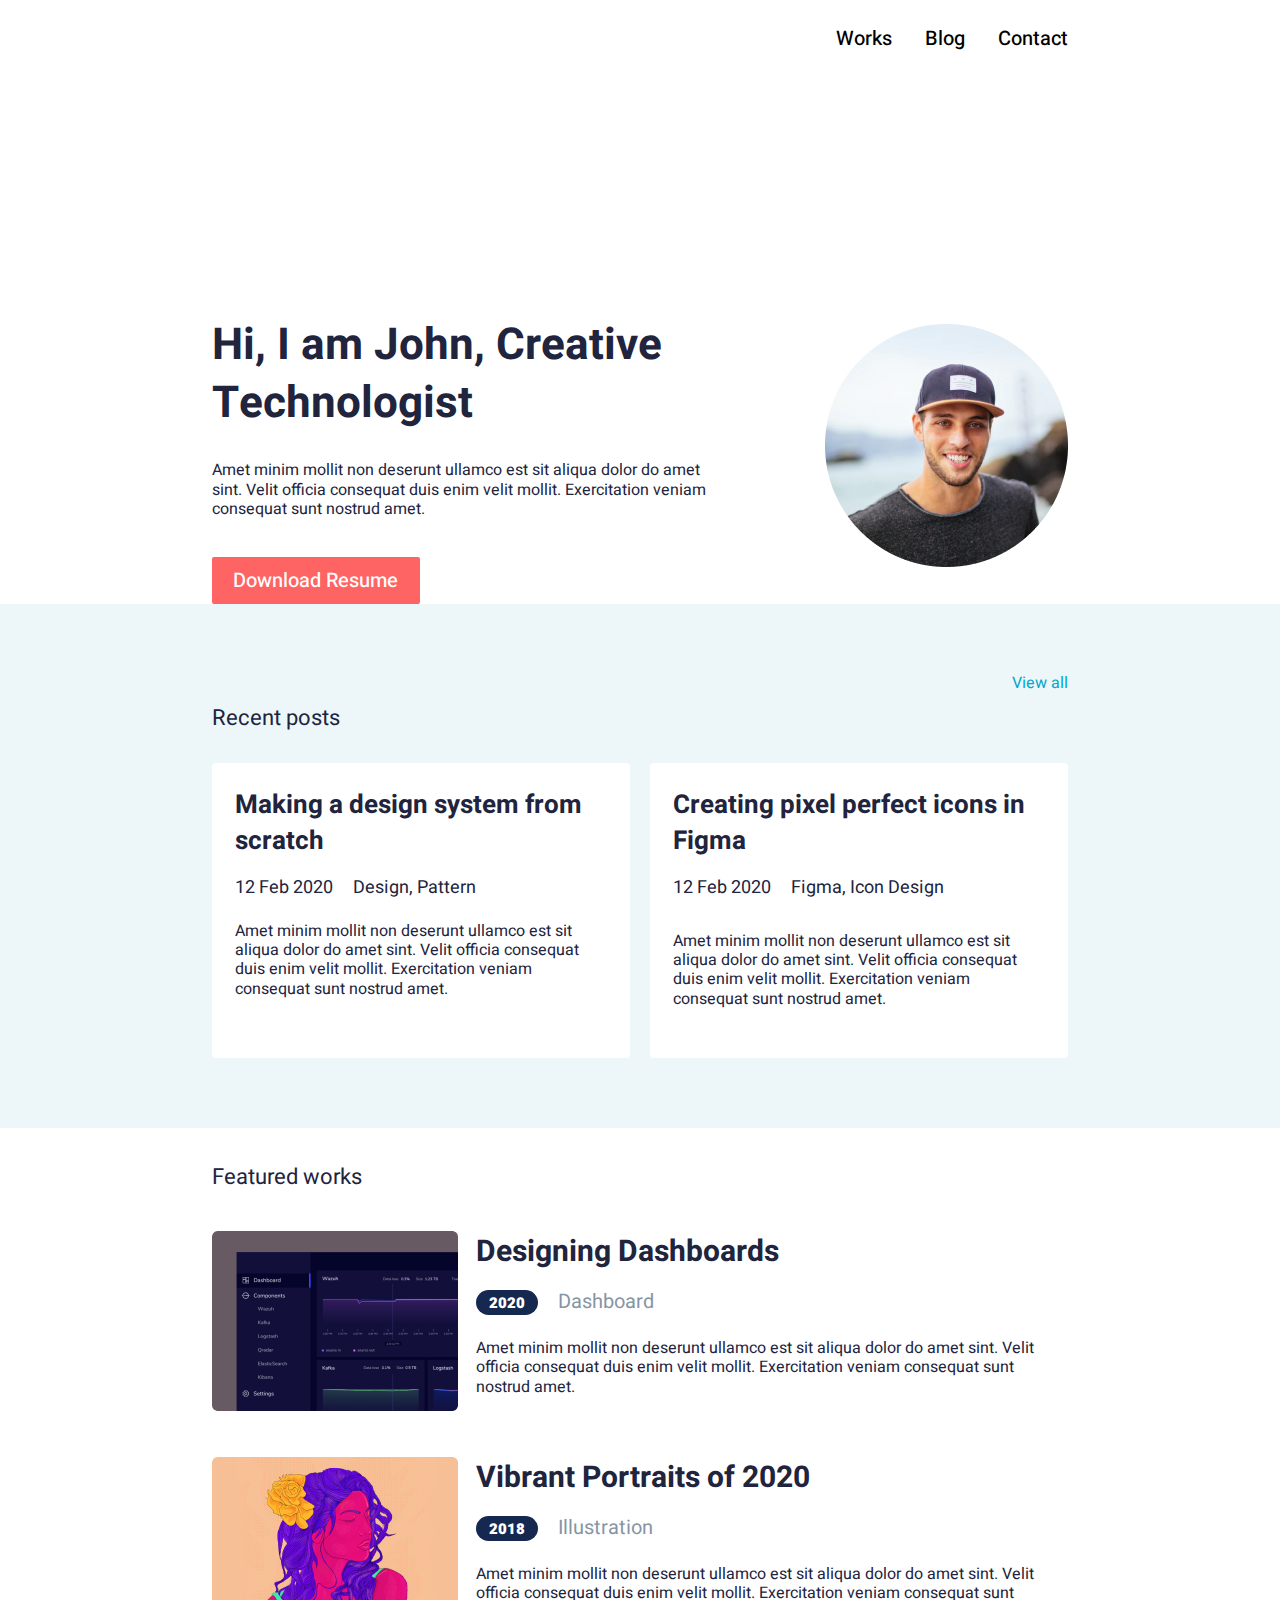
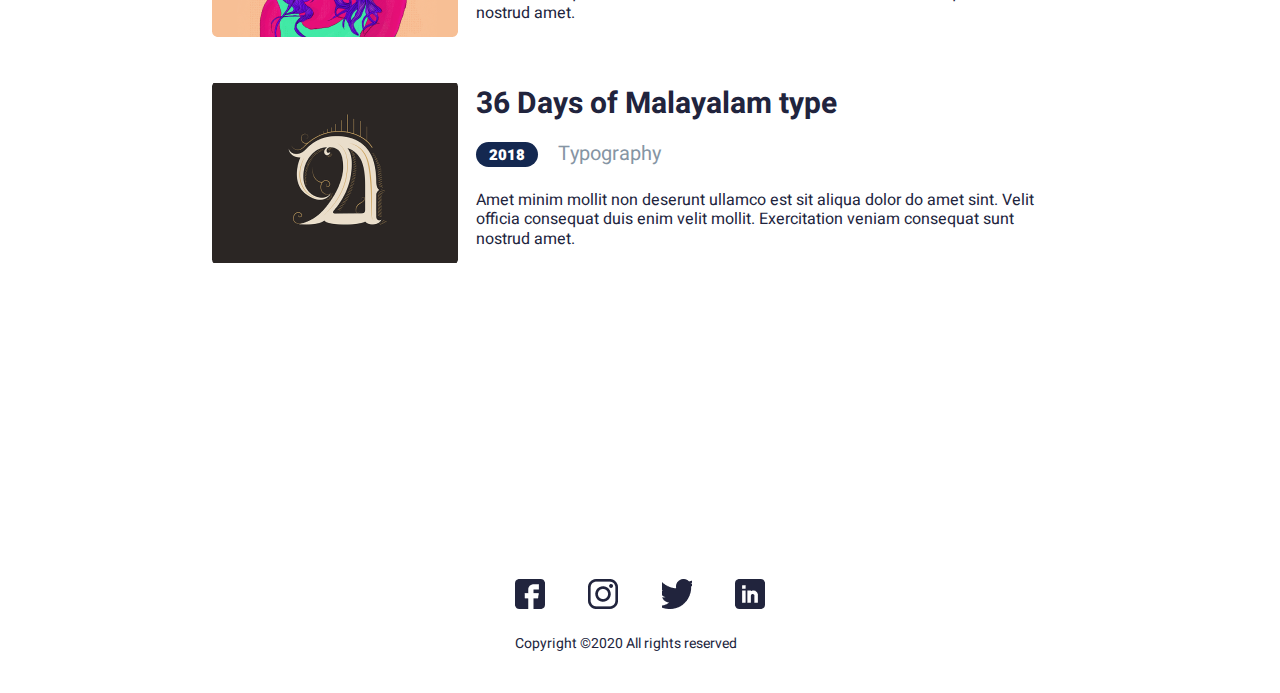
<file: index.html>
<!DOCTYPE html>
<html lang="en">
  <head>
    <meta charset="UTF-8" />
    <meta name="viewport" content="width=device-width, initial-scale=1.0" />
    <title>Technology | Main page</title>
    <link rel="stylesheet" href="./css/style.min.css" />
    <link rel="stylesheet" href="./scss/style.scss" />
  </head>
  <body>
    <header class="header">
      <div class="header-container container">
        <nav class="sitenav">
          <ul class="sitenav-list">
            <li class="sitenav-item">
              <a class="sitenav-link" href="./pages/works.html">Works</a>
            </li>
            <li class="sitenav-item">
              <a class="sitenav-link" href="./pages/blog.html">Blog</a>
            </li>
            <li class="sitenav-item">
              <a class="sitenav-link" href="./pages/details.html">Contact</a>
            </li>
          </ul>
        </nav>
      </div>
    </header>

    <main class="main">
      <div class="hero-container container">
        <div class="content">
          <h1 class="hero-text">Hi, I am John, Creative Technologist</h1>
          <p class="hero-description">
            Amet minim mollit non deserunt ullamco est sit aliqua dolor do amet
            sint. Velit officia consequat duis enim velit mollit. Exercitation
            veniam consequat sunt nostrud amet.
          </p>
          <a class="hero-btn" href="#">Download Resume</a>
        </div>

        <picture>
          <source
            srcset="./images/hero-image.mobile.png"
            media="(max-width: 375px)"
          />

          <img
            src="./images/hero-image.desktop.png"
            alt=""
            width="243px"
            height="243px"
          />
        </picture>
      </div>

      <section class="posts">
        <div class="posts-container container">
          <div class="exception">
            <h1 class="posts-text">Recent posts</h1>
            <p class="posts-content">View all</p>
          </div>
          <div class="posts-context">
            <div class="posts-main">
              <h2 class="posts-main-text">
                Making a design system from scratch
              </h2>
              <ul class="posts-main-list">
                <li class="posts-main-item">12 Feb 2020</li>
                <li class="posts-main-item">Design, Pattern</li>
              </ul>
              <p class="main-posts-content">
                Amet minim mollit non deserunt ullamco est sit aliqua dolor do
                amet sint. Velit officia consequat duis enim velit mollit.
                Exercitation veniam consequat sunt nostrud amet.
              </p>
            </div>
            <div class="posts-second">
              <h2 class="posts-second-text">
                Creating pixel perfect icons in Figma
              </h2>
              <ul class="posts-second-list">
                <li class="posts-second-item">12 Feb 2020</li>
                <li class="posts-second-item">Figma, Icon Design</li>
              </ul>
              <p class="second-posts-content">
                Amet minim mollit non deserunt ullamco est sit aliqua dolor do
                amet sint. Velit officia consequat duis enim velit mollit.
                Exercitation veniam consequat sunt nostrud amet.
              </p>
            </div>
          </div>
        </div>
      </section>

      <section class="features">
        <div class="features-container container">
          <h2 class="features-text">Featured works</h2>
          <div class="features-main">
            <picture>
              <source
                srcset="./images/features.mobile.png"
                media="(max-width: 375px)"
              />

              <img
                src="./images/features.desktop.png"
                alt=""
                width="246px"
                height="180px"
              />
            </picture>
            <div class="features-main-context">
              <h2 class="features-main-context-text">Designing Dashboards</h2>
              <ul class="features-main-context-list">
                <li class="features-main-context-item-first">2020</li>
                <li class="features-main-context-item">Dashboard</li>
              </ul>
              <p class="features-main-context-description">
                Amet minim mollit non deserunt ullamco est sit aliqua dolor do
                amet sint. Velit officia consequat duis enim velit mollit.
                Exercitation veniam consequat sunt nostrud amet.
              </p>
            </div>
          </div>
          <div class="features-secondary">
            <picture>
              <img
                src="./images/features.2.png"
                alt=""
                width="246px"
                height="180px"
              />
            </picture>
            <div class="features-secondary-context">
              <h2 class="features-secondary-context-text">
                Vibrant Portraits of 2020
              </h2>
              <ul class="features-secondary-context-list">
                <li class="features-secondary-context-item-first">2018</li>
                <li class="features-secondary-context-item">Illustration</li>
              </ul>
              <p class="features-secondary-context-description">
                Amet minim mollit non deserunt ullamco est sit aliqua dolor do
                amet sint. Velit officia consequat duis enim velit mollit.
                Exercitation veniam consequat sunt nostrud amet.
              </p>
            </div>
          </div>
          <div class="features-third">
            <picture>
              <img
                src="./images/features.3.png"
                alt=""
                width="246px"
                height="180px"
              />
            </picture>
            <div class="features-third-context">
              <h2 class="features-third-context-text">
                36 Days of Malayalam type
              </h2>
              <ul class="features-third-context-list">
                <li class="features-third-context-item-first">2018</li>
                <li class="features-third-context-item">Typography</li>
              </ul>
              <p class="features-third-context-description">
                Amet minim mollit non deserunt ullamco est sit aliqua dolor do
                amet sint. Velit officia consequat duis enim velit mollit.
                Exercitation veniam consequat sunt nostrud amet.
              </p>
            </div>
          </div>
        </div>
      </section>
    </main>

    <footer class="footer">
      <div class="footer-container container">
        <ul class="footer-list">
          <li class="footer-item">
            <img src="./images/fb.png" alt="" width="30px" height="30px" />
          </li>
          <li class="footer-item">
            <img
              src="./images/instagram.png"
              alt=""
              width="30px"
              height="30px"
            />
          </li>
          <li class="footer-item">
            <img src="./images/twitter.png" alt="" width="30px" height="30px" />
          </li>
          <li class="footer-item">
            <img
              src="./images/Linkedin.png"
              alt=""
              width="30px"
              height="30px"
            />
          </li>
        </ul>
        <p class="footer-text">Copyright ©2020 All rights reserved</p>
      </div>
    </footer>
  </body>
</html>
</file>
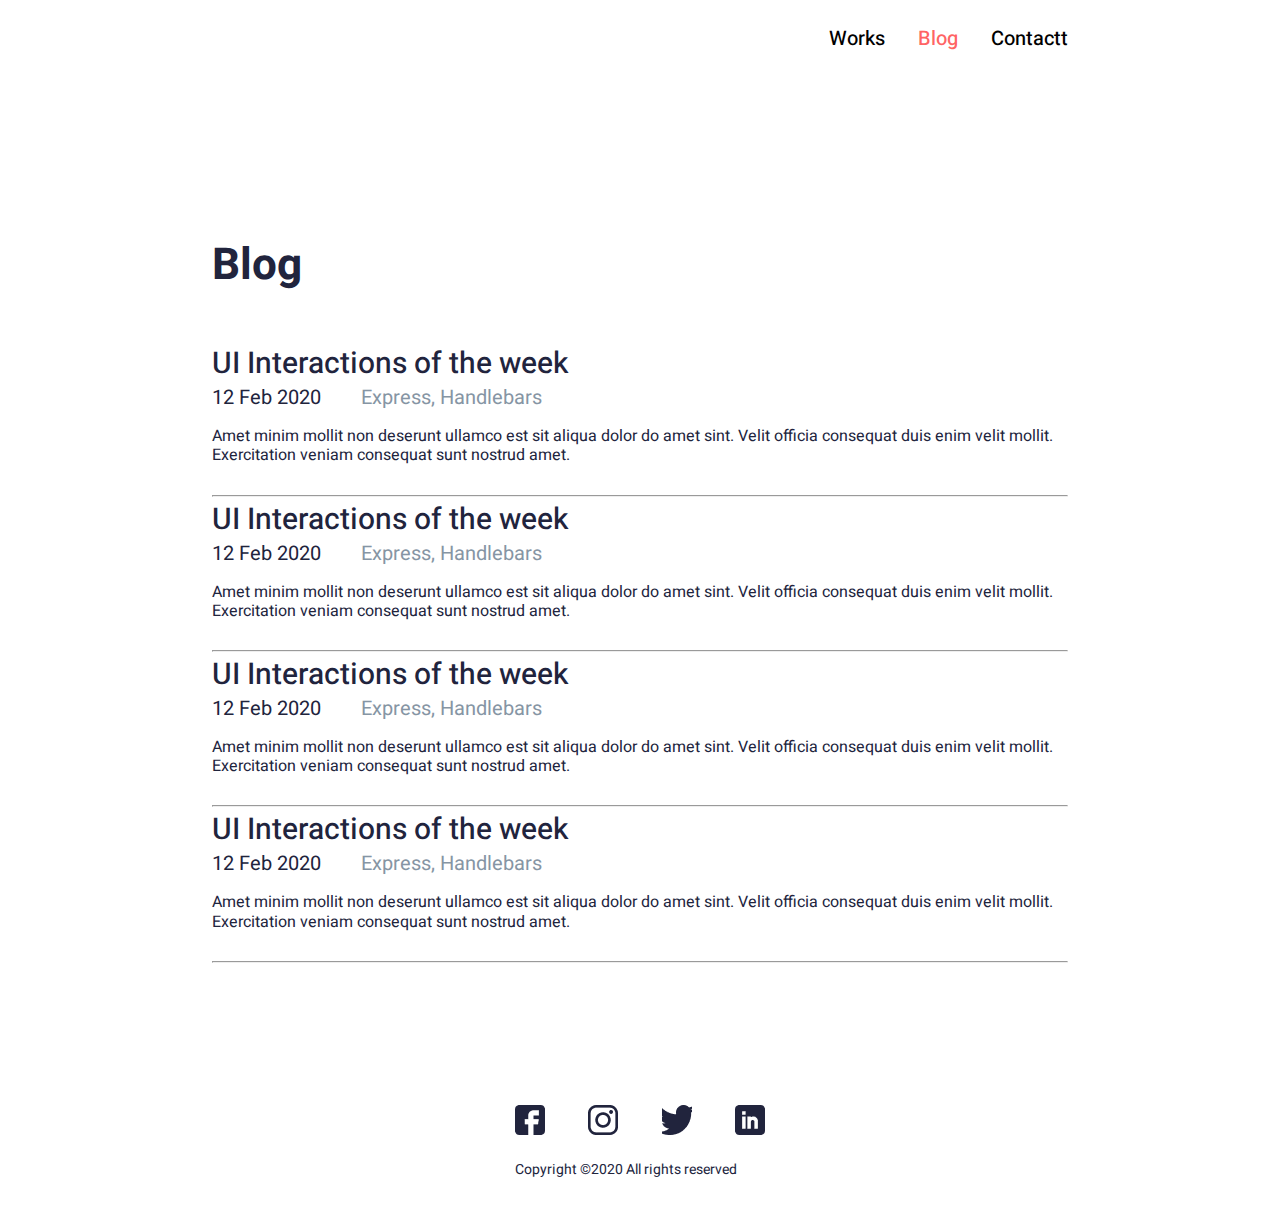
<file: pages/blog.html>
<!DOCTYPE html>
<html lang="en">
  <head>
    <meta charset="UTF-8" />
    <meta name="viewport" content="width=device-width, initial-scale=1.0" />
    <title>Technology | Blog</title>
    <link rel="stylesheet" href="../css/style.min.css" />
    <link rel="stylesheet" href="../scss/style.scss" />
  </head>
  <body>
    <!--  -->
    <header class="blog-header">
      <div class="blog-header-container container">
        <nav class="blog-sitenav">
          <ul class="blog-sitenav-list">
            <li class="blog-sitenav-item">
              <a class="blog-sitenav-link" href="./works.html">Works</a>
            </li>
            <li class="blog-sitenav-item">
              <a class="blog-sitenav-link" href="#" id="active">Blog</a>
            </li>
            <li class="blog-sitenav-item">
              <a class="blog-sitenav-link" href="./details.html">Contactt</a>
            </li>
          </ul>
        </nav>
      </div>
    </header>

    <main class="blog-main">
      <div class="blog-container container">
        <h1 class="blog-description">Blog</h1>
        <div class="blog-context">
          <h2 class="blog-text">UI Interactions of the week</h2>
          <ul class="blog-list">
            <li class="blog-item-first">12 Feb 2020</li>
            <li class="blog-item">Express, Handlebars</li>
          </ul>
          <p class="blog-content">
            Amet minim mollit non deserunt ullamco est sit aliqua dolor do amet
            sint. Velit officia consequat duis enim velit mollit. Exercitation
            veniam consequat sunt nostrud amet.
          </p>
          <hr class="divider" />
        </div>
        <div class="blog-context">
          <h2 class="blog-text">UI Interactions of the week</h2>
          <ul class="blog-list">
            <li class="blog-item-first">12 Feb 2020</li>
            <li class="blog-item">Express, Handlebars</li>
          </ul>
          <p class="blog-content">
            Amet minim mollit non deserunt ullamco est sit aliqua dolor do amet
            sint. Velit officia consequat duis enim velit mollit. Exercitation
            veniam consequat sunt nostrud amet.
          </p>
          <hr class="divider" />
        </div>
        <div class="blog-context">
          <h2 class="blog-text">UI Interactions of the week</h2>
          <ul class="blog-list">
            <li class="blog-item-first">12 Feb 2020</li>
            <li class="blog-item">Express, Handlebars</li>
          </ul>
          <p class="blog-content">
            Amet minim mollit non deserunt ullamco est sit aliqua dolor do amet
            sint. Velit officia consequat duis enim velit mollit. Exercitation
            veniam consequat sunt nostrud amet.
          </p>
          <hr class="divider" />
        </div>
        <div class="blog-context">
          <h2 class="blog-text">UI Interactions of the week</h2>
          <ul class="blog-list">
            <li class="blog-item-first">12 Feb 2020</li>
            <li class="blog-item">Express, Handlebars</li>
          </ul>
          <p class="blog-content">
            Amet minim mollit non deserunt ullamco est sit aliqua dolor do amet
            sint. Velit officia consequat duis enim velit mollit. Exercitation
            veniam consequat sunt nostrud amet.
          </p>
          <hr class="divider" />
        </div>
      </div>
    </main>

    <footer class="footer">
      <div class="footer-container container">
        <ul class="footer-list">
          <li class="footer-item">
            <img src="../images/fb.png" alt="" width="30px" height="30px" />
          </li>
          <li class="footer-item">
            <img
              src="../images/instagram.png"
              alt=""
              width="30px"
              height="30px"
            />
          </li>
          <li class="footer-item">
            <img
              src="../images/twitter.png"
              alt=""
              width="30px"
              height="30px"
            />
          </li>
          <li class="footer-item">
            <img
              src="../images/Linkedin.png"
              alt=""
              width="30px"
              height="30px"
            />
          </li>
        </ul>
        <p class="footer-text">Copyright ©2020 All rights reserved</p>
      </div>
    </footer>
  </body>
</html>
</file>
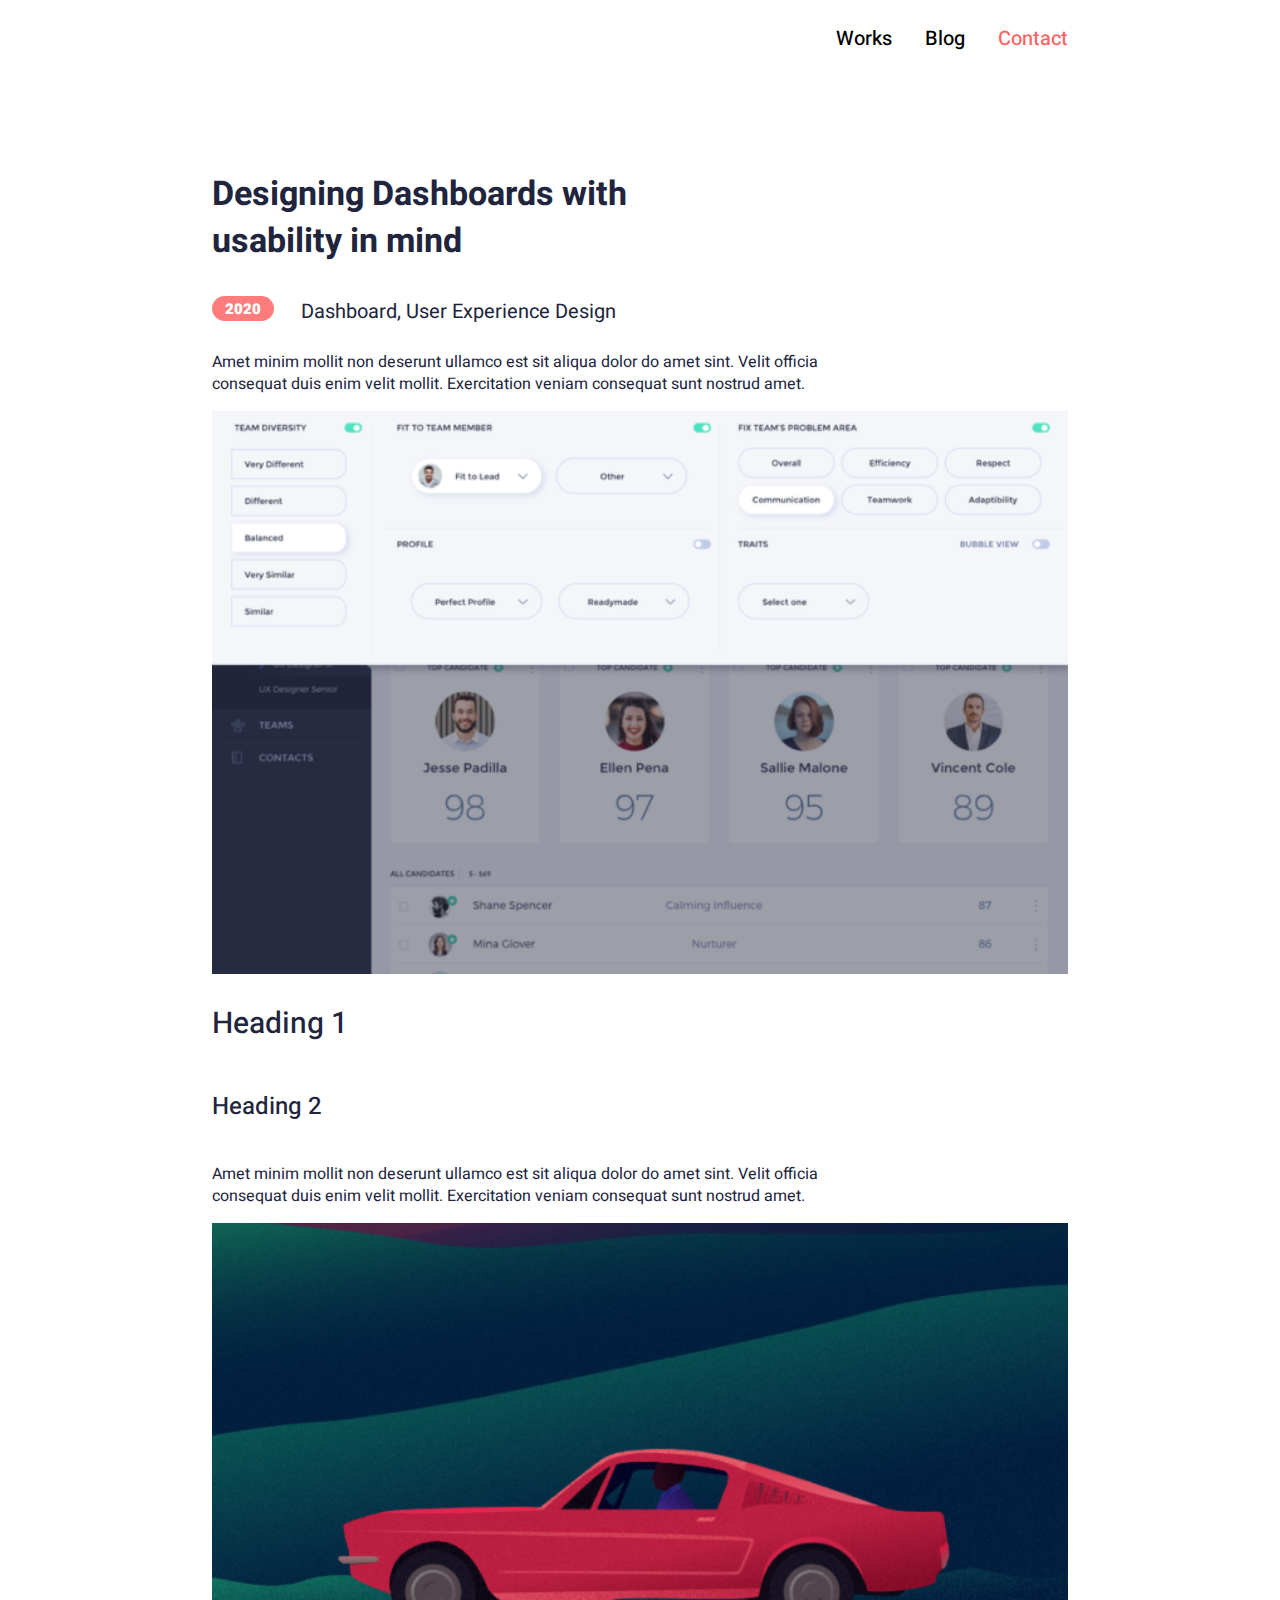
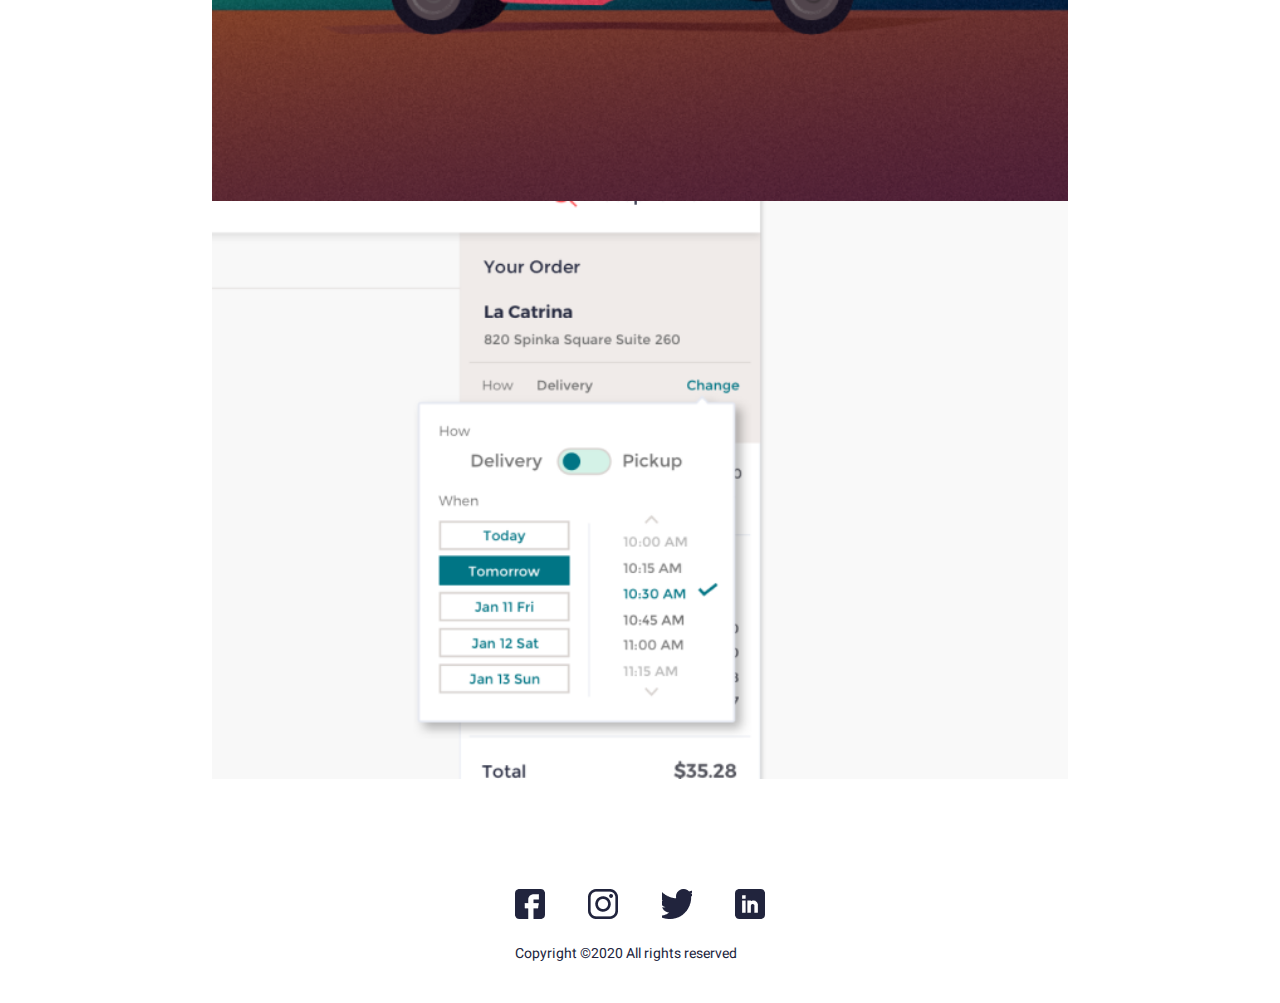
<file: pages/details.html>
<!DOCTYPE html>
<html lang="en">
  <head>
    <meta charset="UTF-8" />
    <meta name="viewport" content="width=device-width, initial-scale=1.0" />
    <title>Technology | Details</title>
    <link rel="stylesheet" href="../css/style.min.css" />
    <link rel="stylesheet" href="../scss/style.scss" />
  </head>
  <body>
    <header class="details-header">
      <div class="details-header-container container">
        <nav class="details-sitenav">
          <ul class="details-sitenav-list">
            <li class="details-sitenav-item">
              <a class="details-sitenav-link" href="./works.html">Works</a>
            </li>
            <li class="details-sitenav-item">
              <a class="details-sitenav-link" href="./blog.html">Blog</a>
            </li>
            <li class="details-sitenav-item">
              <a class="details-sitenav-link" href="#" id="active">Contact</a>
            </li>
          </ul>
        </nav>
      </div>
    </header>

    <main class="details-main">
      <div class="details-container container">
        <h1 class="details-text">
          Designing Dashboards with <br />
          usability in mind
        </h1>
        <ul class="details-list">
          <li class="details-item-first">2020</li>
          <li class="details-item">Dashboard, User Experience Design</li>
        </ul>
        <p class="details-content">
          Amet minim mollit non deserunt ullamco est sit aliqua dolor do amet
          sint. Velit officia <br />
          consequat duis enim velit mollit. Exercitation veniam consequat sunt
          nostrud amet.
        </p>
        <picture>
          <source
            srcset="../images/details.mobile.1.png"
            media="max-width:375px"
          />

          <img
            class="details-image"
            src="../images/details.desktop.1.png"
            alt=""
          />
        </picture>

        <h1 class="heading-main">Heading 1</h1>
        <h2 class="heading-secondary">Heading 2</h2>
        <p class="details-context">
          Amet minim mollit non deserunt ullamco est sit aliqua dolor do amet
          sint. Velit officia <br />
          consequat duis enim velit mollit. Exercitation veniam consequat sunt
          nostrud amet.
        </p>
        <picture>
          <source
            srcset="../images/details.mobile.2.png"
            media="max-width:375px"
          />

          <img
            class="details-image"
            src="../images/details.desktop.2.png"
            alt=""
          />
        </picture>

        <picture>
          <source
            srcset="../images/details.mobile.3.png"
            media="max-width:375px"
          />

          <img
            class="details-image"
            src="../images/details.desktop.3.png"
            alt=""
          />
        </picture>
      </div>
    </main>

    <footer class="footer">
      <div class="footer-container container">
        <ul class="footer-list">
          <li class="footer-item">
            <img src="../images/fb.png" alt="" width="30px" height="30px" />
          </li>
          <li class="footer-item">
            <img
              src="../images/instagram.png"
              alt=""
              width="30px"
              height="30px"
            />
          </li>
          <li class="footer-item">
            <img
              src="../images/twitter.png"
              alt=""
              width="30px"
              height="30px"
            />
          </li>
          <li class="footer-item">
            <img
              src="../images/Linkedin.png"
              alt=""
              width="30px"
              height="30px"
            />
          </li>
        </ul>
        <p class="footer-text">Copyright ©2020 All rights reserved</p>
      </div>
    </footer>
  </body>
</html>
</file>
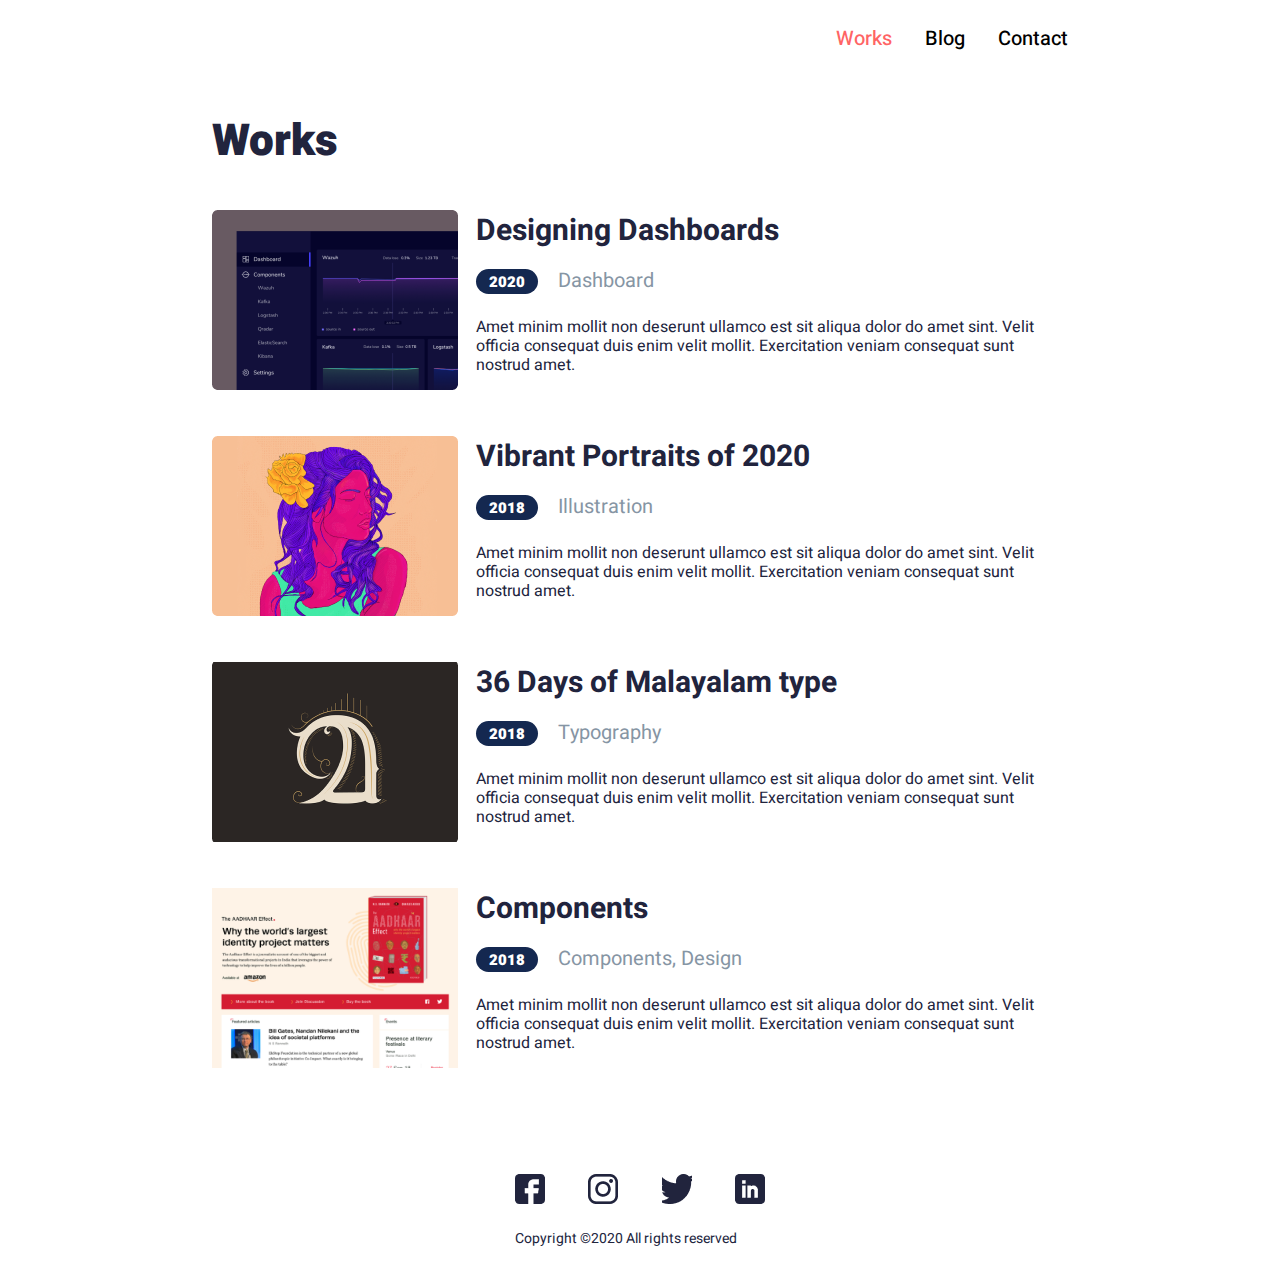
<file: pages/works.html>
<!DOCTYPE html>
<html lang="en">
  <head>
    <meta charset="UTF-8" />
    <meta name="viewport" content="width=device-width, initial-scale=1.0" />
    <title>Technology | Works</title>
    <link rel="stylesheet" href="../css/style.min.css" />
    <link rel="stylesheet" href="../scss/style.scss" />
  </head>
  <body>
    <header class="work-header">
      <div class="work-header-container container">
        <nav class="work-sitenav">
          <ul class="work-list">
            <li class="work-item">
              <a class="work-link" href="#" id="active">Works</a>
            </li>
            <li class="work-item">
              <a class="work-link" href="./blog.html">Blog</a>
            </li>
            <li class="work-item">
              <a class="work-link" href="./details.html">Contact</a>
            </li>
          </ul>
        </nav>
      </div>
    </header>

    <main class="works-main">
      <section class="works">
        <div class="works-container container">
          <h2 class="works-text">Works</h2>
          <div class="work-main">
            <picture>
              <source
                srcset="../images/features.mobile.png"
                media="(max-width: 375px)"
              />

              <img
                src="../images/features.desktop.png"
                alt=""
                width="246px"
                height="180px"
              />
            </picture>
            <div class="works-main-context">
              <h2 class="works-main-context-text">Designing Dashboards</h2>
              <ul class="works-main-context-list">
                <li class="works-main-context-item-first">2020</li>
                <li class="works-main-context-item">Dashboard</li>
              </ul>
              <p class="works-main-context-description">
                Amet minim mollit non deserunt ullamco est sit aliqua dolor do
                amet sint. Velit officia consequat duis enim velit mollit.
                Exercitation veniam consequat sunt nostrud amet.
              </p>
            </div>
          </div>
          <div class="works-secondary">
            <picture>
              <img
                src="../images/features.2.png"
                alt=""
                width="246px"
                height="180px"
              />
            </picture>
            <div class="works-secondary-context">
              <h2 class="works-secondary-context-text">
                Vibrant Portraits of 2020
              </h2>
              <ul class="works-secondary-context-list">
                <li class="works-secondary-context-item-first">2018</li>
                <li class="works-secondary-context-item">Illustration</li>
              </ul>
              <p class="works-secondary-context-description">
                Amet minim mollit non deserunt ullamco est sit aliqua dolor do
                amet sint. Velit officia consequat duis enim velit mollit.
                Exercitation veniam consequat sunt nostrud amet.
              </p>
            </div>
          </div>
          <div class="works-third">
            <picture>
              <img
                src="../images/features.3.png"
                alt=""
                width="246px"
                height="180px"
              />
            </picture>
            <div class="works-third-context">
              <h2 class="works-third-context-text">
                36 Days of Malayalam type
              </h2>
              <ul class="works-third-context-list">
                <li class="works-third-context-item-first">2018</li>
                <li class="works-third-context-item">Typography</li>
              </ul>
              <p class="works-third-context-description">
                Amet minim mollit non deserunt ullamco est sit aliqua dolor do
                amet sint. Velit officia consequat duis enim velit mollit.
                Exercitation veniam consequat sunt nostrud amet.
              </p>
            </div>
          </div>

          <div class="works-fourth">
            <picture>
              <source srcset="../images/works.mobile.4.png" />
              <img
                src="../images/features.4.png"
                alt=""
                width="246px"
                height="180px"
              />
            </picture>
            <div class="works-fourth-context">
              <h2 class="works-fourth-context-text">Components</h2>
              <ul class="works-fourth-context-list">
                <li class="works-fourth-context-item-first">2018</li>
                <li class="works-fourth-context-item">Components, Design</li>
              </ul>
              <p class="works-fourth-context-description">
                Amet minim mollit non deserunt ullamco est sit aliqua dolor do
                amet sint. Velit officia consequat duis enim velit mollit.
                Exercitation veniam consequat sunt nostrud amet.
              </p>
            </div>
          </div>
        </div>
      </section>
    </main>

    <footer class="footer">
      <div class="footer-container container">
        <ul class="footer-list">
          <li class="footer-item">
            <img src="../images/fb.png" alt="" width="30px" height="30px" />
          </li>
          <li class="footer-item">
            <img
              src="../images/instagram.png"
              alt=""
              width="30px"
              height="30px"
            />
          </li>
          <li class="footer-item">
            <img
              src="../images/twitter.png"
              alt=""
              width="30px"
              height="30px"
            />
          </li>
          <li class="footer-item">
            <img
              src="../images/Linkedin.png"
              alt=""
              width="30px"
              height="30px"
            />
          </li>
        </ul>
        <p class="footer-text">Copyright ©2020 All rights reserved</p>
      </div>
    </footer>
  </body>
</html>
</file>
<file: css/style.min.css>
/*! normalize.css v8.0.1 | MIT License | github.com/necolas/normalize.css */html{line-height:1.15;-webkit-text-size-adjust:100%}body{margin:0}main{display:block}h1{font-size:2em;margin:.67em 0}hr{-webkit-box-sizing:content-box;box-sizing:content-box;height:0;overflow:visible}pre{font-family:monospace,monospace;font-size:1em}a{background-color:rgba(0,0,0,0)}abbr[title]{border-bottom:none;text-decoration:underline;-webkit-text-decoration:underline dotted;text-decoration:underline dotted}b,strong{font-weight:bolder}code,kbd,samp{font-family:monospace,monospace;font-size:1em}small{font-size:80%}sub,sup{font-size:75%;line-height:0;position:relative;vertical-align:baseline}sub{bottom:-0.25em}sup{top:-0.5em}img{border-style:none}button,input,optgroup,select,textarea{font-family:inherit;font-size:100%;line-height:1.15;margin:0}button,input{overflow:visible}button,select{text-transform:none}button,[type=button],[type=reset],[type=submit]{-webkit-appearance:button}button::-moz-focus-inner,[type=button]::-moz-focus-inner,[type=reset]::-moz-focus-inner,[type=submit]::-moz-focus-inner{border-style:none;padding:0}button:-moz-focusring,[type=button]:-moz-focusring,[type=reset]:-moz-focusring,[type=submit]:-moz-focusring{outline:1px dotted ButtonText}fieldset{padding:.35em .75em .625em}legend{-webkit-box-sizing:border-box;box-sizing:border-box;color:inherit;display:table;max-width:100%;padding:0;white-space:normal}progress{vertical-align:baseline}textarea{overflow:auto}[type=checkbox],[type=radio]{-webkit-box-sizing:border-box;box-sizing:border-box;padding:0}[type=number]::-webkit-inner-spin-button,[type=number]::-webkit-outer-spin-button{height:auto}[type=search]{-webkit-appearance:textfield;outline-offset:-2px}[type=search]::-webkit-search-decoration{-webkit-appearance:none}::-webkit-file-upload-button{-webkit-appearance:button;font:inherit}details{display:block}summary{display:list-item}template{display:none}[hidden]{display:none}@font-face{font-display:swap;font-family:"Heebo";font-style:normal;font-weight:400;src:url("../fonts/heebo-v26-latin-regular.woff2") format("woff2")}@font-face{font-display:swap;font-family:"Heebo";font-style:normal;font-weight:500;src:url("../fonts/heebo-v26-latin-500.woff2") format("woff2")}@font-face{font-display:swap;font-family:"Heebo";font-style:normal;font-weight:700;src:url("../fonts/heebo-v26-latin-700.woff2") format("woff2")}@font-face{font-display:swap;font-family:"Heebo";font-style:normal;font-weight:900;src:url("../fonts/heebo-v26-latin-900.woff2") format("woff2")}*,*::after,*::before{margin:0;padding:0;-webkit-box-sizing:border-box;box-sizing:border-box}*:focus{outline:2px dotted red;outline-offset:4px}html{height:100%;font-size:62.5%;scroll-behavior:smooth}ul,ol{list-style:none}a{display:inline-block;text-decoration:none}img{-o-object-fit:cover;object-fit:cover;display:-webkit-box;display:-ms-flexbox;display:flex}body{display:-webkit-box;display:-ms-flexbox;display:flex;-webkit-box-orient:vertical;-webkit-box-direction:normal;-ms-flex-direction:column;flex-direction:column;height:100%}main{-webkit-box-flex:1;-ms-flex-positive:1;flex-grow:1}.container{width:100%;max-width:956px;margin-left:auto;margin-right:auto;padding-left:50px;padding-right:50px}#active{color:#ff6464}.header{padding-top:2.7rem;padding-bottom:2.7rem}.header-container{display:-webkit-box;display:-ms-flexbox;display:flex;-webkit-box-align:center;-ms-flex-align:center;align-items:center;-webkit-box-pack:justify;-ms-flex-pack:justify;justify-content:space-between}.sitenav{display:-webkit-box;display:-ms-flexbox;display:flex;margin-left:auto}.sitenav-list{display:-webkit-box;display:-ms-flexbox;display:flex;-webkit-box-pack:justify;-ms-flex-pack:justify;justify-content:space-between;gap:3.3rem}.sitenav-link{font-family:"Heebo";font-size:2rem;font-weight:500;line-height:1.2;color:#000}.footer{padding-top:4rem;padding-bottom:4rem}.footer-container{width:100%;max-width:350px}.footer-list{display:-webkit-box;display:-ms-flexbox;display:flex;-webkit-box-pack:justify;-ms-flex-pack:justify;justify-content:space-between;gap:3.5rem}.footer-description{display:-webkit-box;display:-ms-flexbox;display:flex}.footer-text{font-family:Heebo;font-size:14px;font-weight:400;line-height:1.3;color:#21243d;margin-top:2.6rem;-webkit-box-align:center;-ms-flex-align:center;align-items:center}.main{padding-top:21rem;padding-bottom:21rem}.hero-container{display:-webkit-box;display:-ms-flexbox;display:flex;-webkit-box-align:center;-ms-flex-align:center;align-items:center;-webkit-box-pack:justify;-ms-flex-pack:justify;justify-content:space-between;gap:11.5rem}.hero-text{font-family:Heebo;font-size:4.4rem;font-weight:700;line-height:1.3;color:#21243d}.hero-description{font-family:Heebo;font-size:1.6rem;font-weight:400;line-height:1.2;color:#21243d;margin-bottom:3.8rem}.hero-btn{width:208px;height:47px;border-radius:2px;background-color:#ff6464;font-family:Heebo;font-size:20px;font-weight:500;line-height:1.2;color:#fff;padding:12px 20px 17px 21px}.posts{padding-top:7rem;padding-bottom:7rem;background-color:#edf7fa}.posts-container{width:100%;max-width:956px}.exception{display:-webkit-box;display:-ms-flexbox;display:flex}.posts-text{font-family:Heebo;font-size:2.2rem;font-weight:400;line-height:2.7;color:#21243d}.posts-content{margin-left:auto;font-family:Heebo;font-size:1.6rem;font-weight:400;line-height:1.2;color:#00a8cc}.posts-context{display:-webkit-box;display:-ms-flexbox;display:flex;-webkit-box-pack:justify;-ms-flex-pack:justify;justify-content:space-between;gap:2rem}.posts-main{width:418px;height:295px;border-radius:4px;background-color:#fff;padding:2.4rem 2.1rem 1rem 2.3rem}.posts-main-text{font-family:Heebo;font-size:2.6rem;font-weight:700;line-height:1.4;color:#21243d;margin-bottom:1.7rem}.posts-main-list{display:-webkit-box;display:-ms-flexbox;display:flex;gap:2rem;margin-bottom:7px}.posts-main-item{font-family:Heebo;font-size:1.8rem;font-weight:400;line-height:1.2;color:#21243d;margin-bottom:1.7rem}.main-posts-content{font-family:Heebo;font-size:1.6rem;font-weight:400;line-height:1.2;color:#21243d;margin-bottom:7px;width:100%;max-width:368px}.posts-second{width:418px;height:295px;border-radius:4px;-webkit-box-shadow:rgba(187,225,250,.2509803922);box-shadow:rgba(187,225,250,.2509803922);background-color:#fff;padding:2.4rem 2.1rem 1rem 2.3rem}.posts-second-text{font-family:Heebo;font-size:2.6rem;font-weight:700;line-height:1.4;color:#21243d;margin-bottom:1.7rem}.posts-second-list{display:-webkit-box;display:-ms-flexbox;display:flex;gap:2rem;margin-bottom:1.7rem}.posts-second-item{font-family:Heebo;font-size:1.8rem;font-weight:400;line-height:1.2;color:#21243d;margin-bottom:1.7rem}.second-posts-content{font-family:Heebo;font-size:1.6rem;font-weight:400;line-height:1.2;color:#21243d;margin-bottom:7px}.features{padding-top:2rem;padding-bottom:2rem}.features-text{font-family:Heebo;font-size:2.2rem;font-weight:400;line-height:2.7;color:#21243d;margin-bottom:2.4rem}.features-main{display:-webkit-box;display:-ms-flexbox;display:flex;gap:1.8rem;margin-bottom:4.6rem}.features-main-context-text{font-family:Heebo;font-size:3rem;font-weight:700;line-height:1.4;color:#21243d}.features-main-context-list{display:-webkit-box;display:-ms-flexbox;display:flex;gap:2rem;margin-top:1.7rem;margin-top:1.7rem}.features-main-context-item-first{width:62px;height:25px;border-radius:16px;background-color:#142850;font-family:Heebo;font-size:1.5rem;font-weight:900;color:#fff;margin-bottom:7px;padding-left:1.3rem;padding-bottom:1.5rem;padding-top:5px}.features-main-context-item{font-family:Heebo;font-size:20px;font-weight:400;line-height:1.2;color:#8695a4}.features-main-context-description{font-family:Heebo;font-size:16px;font-weight:400;line-height:1.2;color:#21243d;margin-top:1.7rem}.features{padding-top:2rem;padding-bottom:2rem}.features-text{font-family:Heebo;font-size:2.2rem;font-weight:400;line-height:2.7;color:#21243d;margin-bottom:2.4rem}.features-secondary{display:-webkit-box;display:-ms-flexbox;display:flex;gap:1.8rem;margin-bottom:4.6rem}.features-secondary-context-text{font-family:Heebo;font-size:3rem;font-weight:700;line-height:1.4;color:#21243d}.features-secondary-context-list{display:-webkit-box;display:-ms-flexbox;display:flex;gap:2rem;margin-top:1.7rem;margin-top:1.7rem}.features-secondary-context-item-first{width:62px;height:25px;border-radius:16px;background-color:#142850;font-family:Heebo;font-size:1.5rem;font-weight:900;color:#fff;margin-bottom:7px;padding-left:1.3rem;padding-bottom:1.5rem;padding-top:5px}.features-secondary-context-item{font-family:Heebo;font-size:20px;font-weight:400;line-height:1.2;color:#8695a4}.features-secondary-context-description{font-family:Heebo;font-size:16px;font-weight:400;line-height:1.2;color:#21243d;margin-top:1.7rem}.features{padding-top:2rem;padding-bottom:2rem}.features-text{font-family:Heebo;font-size:2.2rem;font-weight:400;line-height:2.7;color:#21243d;margin-bottom:2.4rem}.features-third{display:-webkit-box;display:-ms-flexbox;display:flex;gap:1.8rem;margin-bottom:4.6rem}.features-third-context-text{font-family:Heebo;font-size:3rem;font-weight:700;line-height:1.4;color:#21243d}.features-third-context-list{display:-webkit-box;display:-ms-flexbox;display:flex;gap:2rem;margin-top:1.7rem;margin-top:1.7rem}.features-third-context-item-first{width:62px;height:25px;border-radius:16px;background-color:#142850;font-family:Heebo;font-size:1.5rem;font-weight:900;color:#fff;margin-bottom:7px;padding-left:1.3rem;padding-bottom:1.5rem;padding-top:5px}.features-third-context-item{font-family:Heebo;font-size:20px;font-weight:400;line-height:1.2;color:#8695a4}.features-third-context-description{font-family:Heebo;font-size:16px;font-weight:400;line-height:1.2;color:#21243d;margin-top:1.7rem}@media screen and (max-width: 500px){.header{display:none}.hero-container{-webkit-box-orient:vertical;-webkit-box-direction:reverse;-ms-flex-direction:column-reverse;flex-direction:column-reverse}.posts-content{display:none}.posts-context{-webkit-box-orient:vertical;-webkit-box-direction:normal;-ms-flex-direction:column;flex-direction:column}.features-secondary{display:none}.features-third{display:none}.features-container{-webkit-box-orient:vertical;-webkit-box-direction:normal;-ms-flex-direction:column;flex-direction:column}.features-main{-webkit-box-orient:vertical;-webkit-box-direction:normal;-ms-flex-direction:column;flex-direction:column}}.blog-header{padding-top:2.7rem;padding-bottom:2.7rem}.blog-header-container{display:-webkit-box;display:-ms-flexbox;display:flex;-webkit-box-align:center;-ms-flex-align:center;align-items:center;-webkit-box-pack:justify;-ms-flex-pack:justify;justify-content:space-between}.blog-sitenav{display:-webkit-box;display:-ms-flexbox;display:flex;margin-left:auto}.blog-sitenav-list{display:-webkit-box;display:-ms-flexbox;display:flex;-webkit-box-pack:justify;-ms-flex-pack:justify;justify-content:space-between;gap:3.3rem}.blog-sitenav-link{font-family:"Heebo";font-size:2rem;font-weight:500;line-height:1.2;color:#000}.blog-main{padding-top:10rem;padding-bottom:10rem}.blog-container{display:-webkit-box;display:-ms-flexbox;display:flex;-webkit-box-orient:vertical;-webkit-box-direction:normal;-ms-flex-direction:column;flex-direction:column}.blog-description{font-family:Heebo;font-size:4.4rem;font-weight:700;line-height:2.7;color:#21243d;margin-bottom:5.5rem;margin-bottom:1.7rem}.blog-context{-webkit-box-orient:vertical;-webkit-box-direction:normal;-ms-flex-direction:column;flex-direction:column;gap:3.2rem}.blog-text{font-family:Heebo;font-size:3rem;font-weight:500;line-height:1.4;color:#21243d}.blog-list{display:-webkit-box;display:-ms-flexbox;display:flex;gap:4rem;margin-bottom:1.6rem}.blog-item{font-family:Heebo;font-size:2rem;font-weight:400;line-height:1.3;color:#8695a4}.blog-item-first{font-family:Heebo;font-size:2rem;font-weight:400;line-height:1.3;color:#21243d}.blog-content{font-family:Heebo;font-size:1.6rem;font-weight:400;line-height:1.2;color:#21243d;margin-bottom:2.9rem}.divider{margin-bottom:.2rem}.footer{padding-top:4rem;padding-bottom:4rem}.footer-container{width:100%;max-width:350px}.footer-list{display:-webkit-box;display:-ms-flexbox;display:flex;-webkit-box-pack:justify;-ms-flex-pack:justify;justify-content:space-between;gap:3.5rem}.footer-description{display:-webkit-box;display:-ms-flexbox;display:flex}.footer-text{font-family:Heebo;font-size:14px;font-weight:400;line-height:1.3;color:#21243d;margin-top:2.6rem;-webkit-box-align:center;-ms-flex-align:center;align-items:center}@media screen and (max-width: 500px){.blog-header{display:none}.blog-container{-webkit-box-orient:vertical;-webkit-box-direction:normal;-ms-flex-direction:column;flex-direction:column}}.details-header{padding-top:2.7rem;padding-bottom:2.7rem}.details-header-container{display:-webkit-box;display:-ms-flexbox;display:flex;-webkit-box-align:center;-ms-flex-align:center;align-items:center;-webkit-box-pack:justify;-ms-flex-pack:justify;justify-content:space-between}.details-sitenav{display:-webkit-box;display:-ms-flexbox;display:flex;margin-left:auto}.details-sitenav-list{display:-webkit-box;display:-ms-flexbox;display:flex;-webkit-box-pack:justify;-ms-flex-pack:justify;justify-content:space-between;gap:3.3rem}.details-sitenav-link{font-family:"Heebo";font-size:2rem;font-weight:500;line-height:1.2;color:#000}.details-main{padding-top:7rem;padding-bottom:7rem}.details-text{font-family:Heebo;font-size:34px;font-weight:700;line-height:1.4;color:#21243d;margin-bottom:3rem}.details-list{display:-webkit-box;display:-ms-flexbox;display:flex;gap:2.7rem;margin-bottom:2.3rem}.details-item-first{width:62px;height:25px;border-radius:16px;background-color:#ff7c7c;font-family:Heebo;font-size:1.5rem;font-weight:900;color:#fff;margin-bottom:7px;padding-left:1.3rem;padding-bottom:1.5rem;padding-top:5px}.details-item{font-family:Heebo;font-size:2rem;font-weight:400;line-height:1.6;color:#21243d}.details-content{font-family:Heebo;font-size:1.6rem;font-weight:400;line-height:1.4;color:#21243d}.heading-main{font-family:Heebo;font-size:3rem;font-weight:500;line-height:2;color:#21243d;margin-bottom:1.7rem}.heading-secondary{font-family:Heebo;font-size:2.4rem;font-weight:500;line-height:3;color:#21243d;margin-bottom:2rem}.details-context{font-family:Heebo;font-size:1.6rem;font-weight:400;line-height:1.4;color:#21243d;margin-bottom:1.5rem}.details-image{width:100%;height:auto}.footer{padding-top:4rem;padding-bottom:4rem}.footer-container{width:100%;max-width:350px}.footer-list{display:-webkit-box;display:-ms-flexbox;display:flex;-webkit-box-pack:justify;-ms-flex-pack:justify;justify-content:space-between;gap:3.5rem}.footer-description{display:-webkit-box;display:-ms-flexbox;display:flex}.footer-text{font-family:Heebo;font-size:14px;font-weight:400;line-height:1.3;color:#21243d;margin-top:2.6rem;-webkit-box-align:center;-ms-flex-align:center;align-items:center}@media screen and (max-width: 500px){.details-container{-webkit-box-orient:vertical;-webkit-box-direction:normal;-ms-flex-direction:column;flex-direction:column}.details-header{display:none}}.work-header{padding-top:2.7rem;padding-bottom:2.7rem}.work-header-container{display:-webkit-box;display:-ms-flexbox;display:flex;-webkit-box-align:center;-ms-flex-align:center;align-items:center;-webkit-box-pack:justify;-ms-flex-pack:justify;justify-content:space-between}.work-sitenav{display:-webkit-box;display:-ms-flexbox;display:flex;margin-left:auto}.work-list{display:-webkit-box;display:-ms-flexbox;display:flex;-webkit-box-pack:justify;-ms-flex-pack:justify;justify-content:space-between;gap:3.3rem}.work-link{font-family:"Heebo";font-size:2rem;font-weight:500;line-height:1.2;color:#000}.works{padding-top:2rem;padding-bottom:2rem}.works-text{font-family:Heebo;font-size:4.4rem;font-weight:900;line-height:2;color:#21243d;margin-bottom:2.4rem}.work-main{display:-webkit-box;display:-ms-flexbox;display:flex;gap:1.8rem;margin-bottom:4.6rem}.works-main-context-text{font-family:Heebo;font-size:3rem;font-weight:700;line-height:1.4;color:#21243d}.works-main-context-list{display:-webkit-box;display:-ms-flexbox;display:flex;gap:2rem;margin-top:1.7rem;margin-top:1.7rem}.works-main-context-item-first{width:62px;height:25px;border-radius:16px;background-color:#142850;font-family:Heebo;font-size:1.5rem;font-weight:900;color:#fff;margin-bottom:7px;padding-left:1.3rem;padding-bottom:1.5rem;padding-top:5px}.works-main-context-item{font-family:Heebo;font-size:20px;font-weight:400;line-height:1.2;color:#8695a4}.works-main-context-description{font-family:Heebo;font-size:16px;font-weight:400;line-height:1.2;color:#21243d;margin-top:1.7rem}.works{padding-top:2rem;padding-bottom:2rem}.works-secondary{display:-webkit-box;display:-ms-flexbox;display:flex;gap:1.8rem;margin-bottom:4.6rem}.works-secondary-context-text{font-family:Heebo;font-size:3rem;font-weight:700;line-height:1.4;color:#21243d}.works-secondary-context-list{display:-webkit-box;display:-ms-flexbox;display:flex;gap:2rem;margin-top:1.7rem;margin-top:1.7rem}.works-secondary-context-item-first{width:62px;height:25px;border-radius:16px;background-color:#142850;font-family:Heebo;font-size:1.5rem;font-weight:900;color:#fff;margin-bottom:7px;padding-left:1.3rem;padding-bottom:1.5rem;padding-top:5px}.works-secondary-context-item{font-family:Heebo;font-size:20px;font-weight:400;line-height:1.2;color:#8695a4}.works-secondary-context-description{font-family:Heebo;font-size:16px;font-weight:400;line-height:1.2;color:#21243d;margin-top:1.7rem}.works{padding-top:2rem;padding-bottom:2rem}.works-third{display:-webkit-box;display:-ms-flexbox;display:flex;gap:1.8rem;margin-bottom:4.6rem}.works-third-context-text{font-family:Heebo;font-size:3rem;font-weight:700;line-height:1.4;color:#21243d}.works-third-context-list{display:-webkit-box;display:-ms-flexbox;display:flex;gap:2rem;margin-top:1.7rem;margin-top:1.7rem}.works-third-context-item-first{width:62px;height:25px;border-radius:16px;background-color:#142850;font-family:Heebo;font-size:1.5rem;font-weight:900;color:#fff;margin-bottom:7px;padding-left:1.3rem;padding-bottom:1.5rem;padding-top:5px}.works-third-context-item{font-family:Heebo;font-size:20px;font-weight:400;line-height:1.2;color:#8695a4}.works-third-context-description{font-family:Heebo;font-size:16px;font-weight:400;line-height:1.2;color:#21243d;margin-top:1.7rem}.works{padding-top:2rem;padding-bottom:2rem}.works-fourth{display:-webkit-box;display:-ms-flexbox;display:flex;gap:1.8rem;margin-bottom:4.6rem}.works-fourth-context-text{font-family:Heebo;font-size:3rem;font-weight:700;line-height:1.4;color:#21243d}.works-fourth-context-list{display:-webkit-box;display:-ms-flexbox;display:flex;gap:2rem;margin-top:1.7rem;margin-top:1.7rem}.works-fourth-context-item-first{width:62px;height:25px;border-radius:16px;background-color:#142850;font-family:Heebo;font-size:1.5rem;font-weight:900;color:#fff;margin-bottom:7px;padding-left:1.3rem;padding-bottom:1.5rem;padding-top:5px}.works-fourth-context-item{font-family:Heebo;font-size:20px;font-weight:400;line-height:1.2;color:#8695a4}.works-fourth-context-description{font-family:Heebo;font-size:16px;font-weight:400;line-height:1.2;color:#21243d;margin-top:1.7rem}.footer{padding-top:4rem;padding-bottom:4rem}.footer-container{width:100%;max-width:350px}.footer-list{display:-webkit-box;display:-ms-flexbox;display:flex;-webkit-box-pack:justify;-ms-flex-pack:justify;justify-content:space-between;gap:3.5rem}.footer-description{display:-webkit-box;display:-ms-flexbox;display:flex}.footer-text{font-family:Heebo;font-size:14px;font-weight:400;line-height:1.3;color:#21243d;margin-top:2.6rem;-webkit-box-align:center;-ms-flex-align:center;align-items:center}@media screen and (max-width: 500px){.works-secondary{display:none}.works-third{display:none}.work-header{display:none}.works-container{-webkit-box-orient:vertical;-webkit-box-direction:normal;-ms-flex-direction:column;flex-direction:column}.work-main{-webkit-box-orient:vertical;-webkit-box-direction:normal;-ms-flex-direction:column;flex-direction:column}.works-fourth{-webkit-box-orient:vertical;-webkit-box-direction:normal;-ms-flex-direction:column;flex-direction:column}}/*# sourceMappingURL=style.min.css.map */
</file>
